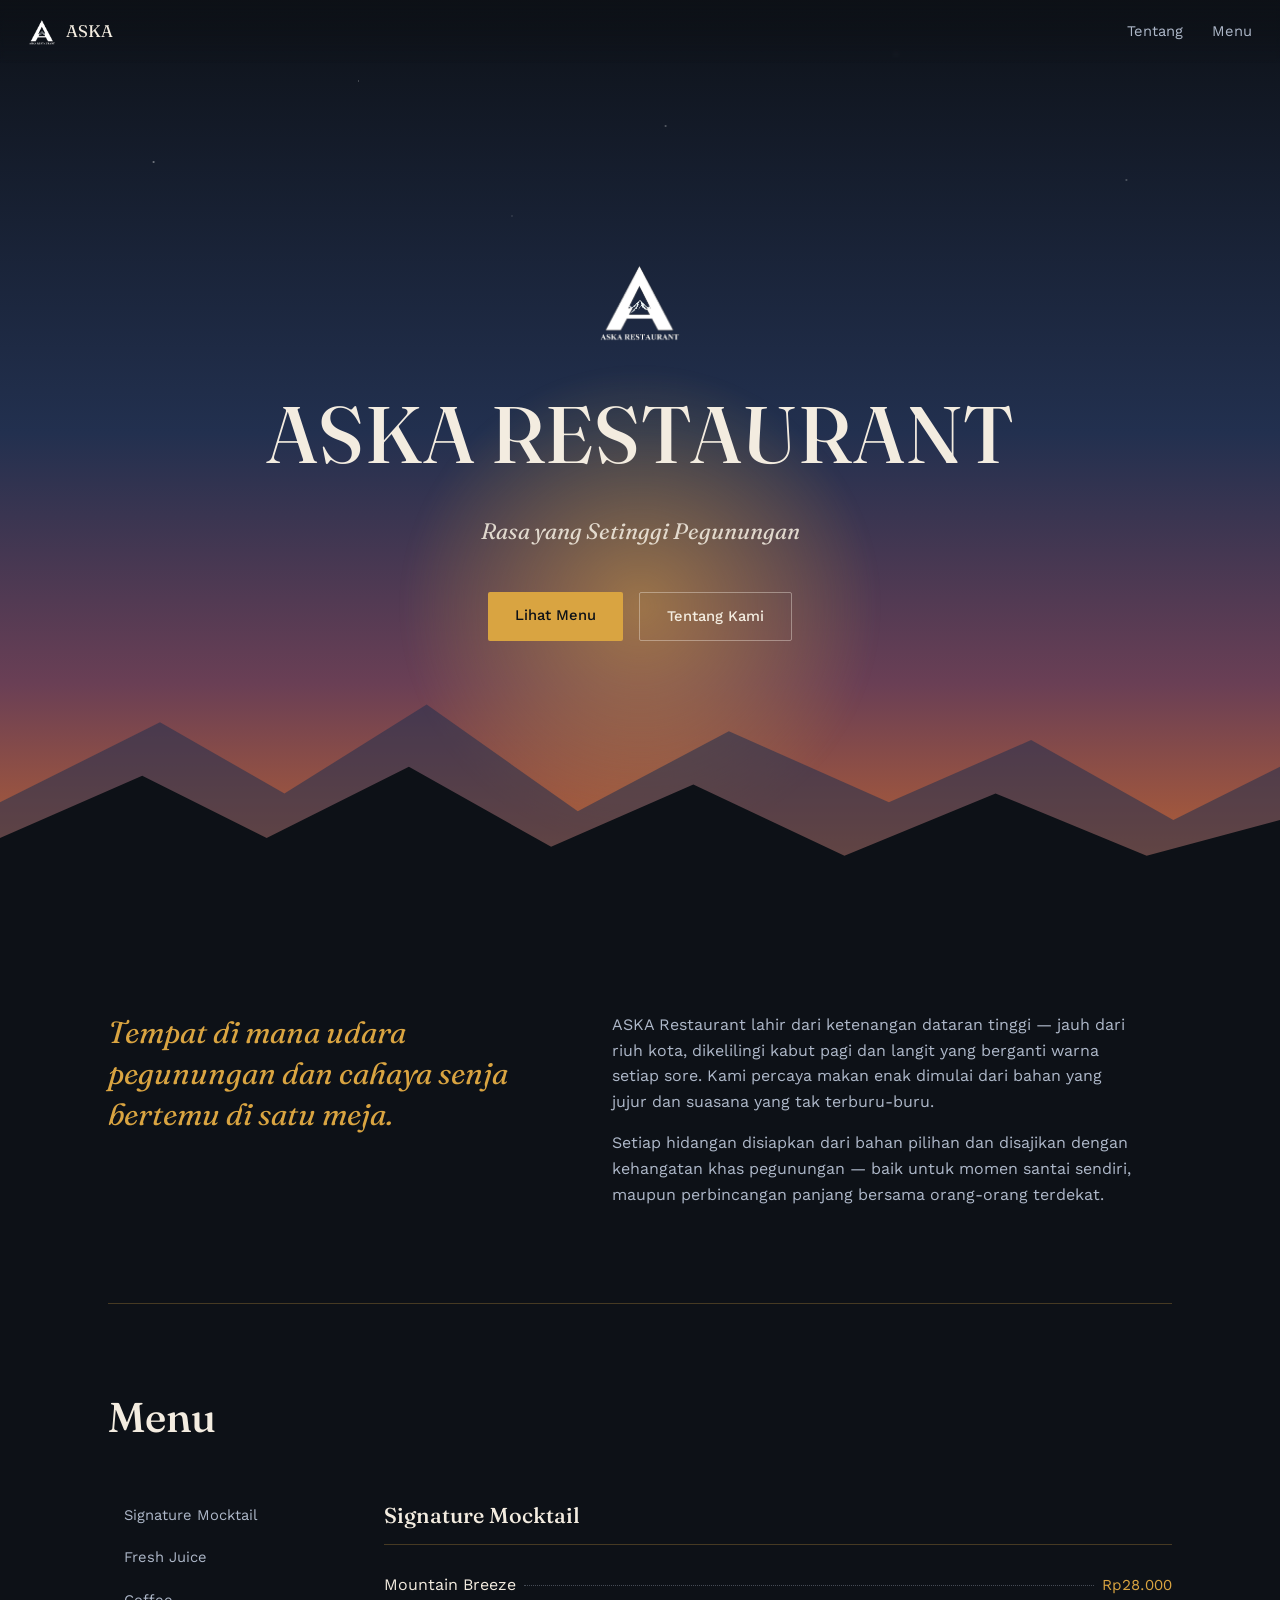
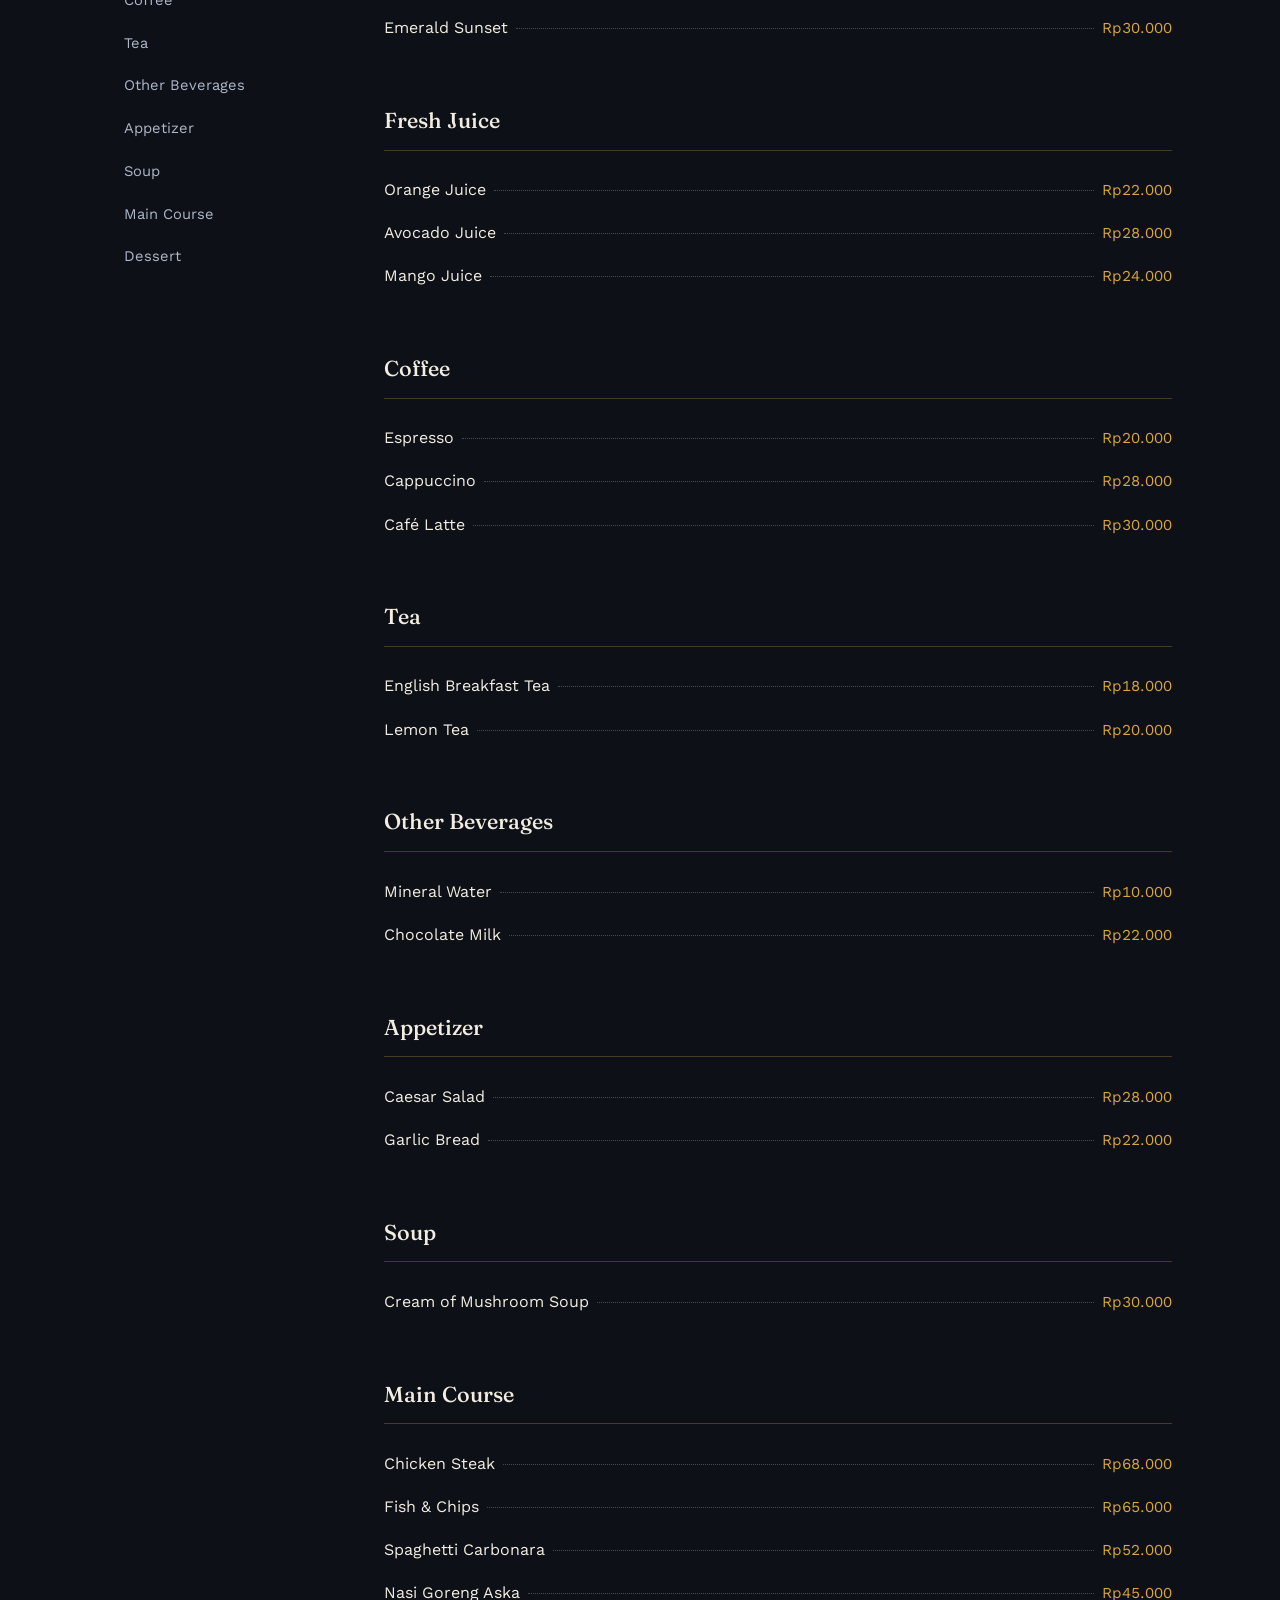
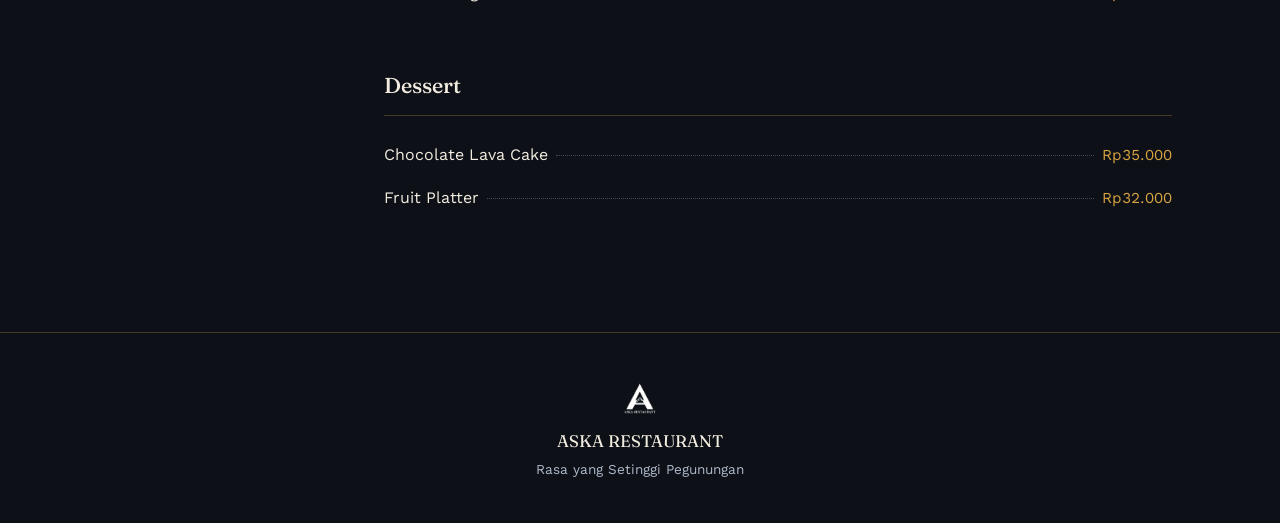
<file: index.html>
<!doctype html>
<html lang="id">
<head>
<meta charset="UTF-8" />
<meta name="viewport" content="width=device-width, initial-scale=1.0" />
<title>ASKA Restaurant — Rasa yang Setinggi Pegunungan</title>
<meta name="description" content="ASKA Restaurant — bersantap dengan suasana pegunungan, menu segar, dan ketenangan senja." />
<link rel="icon" href="assets/logo-white-transparent.png" />
<link rel="stylesheet" href="style.css" />
</head>
<body>

  <div class="topbar">
    <div class="brand">
      <img src="assets/logo-white-transparent.png" alt="" />
      ASKA
    </div>
    <nav>
      <a href="#tentang">Tentang</a>
      <a href="#menu">Menu</a>
    </nav>
  </div>

  <!-- HERO -->
  <section class="hero">
    <div class="stars"></div>
    <div class="glow"></div>
    <div class="hero-inner">
      <img class="mark" src="assets/logo-white-transparent.png" alt="Lambang ASKA Restaurant" />
      <h1>ASKA RESTAURANT</h1>
      <p class="tagline">Rasa yang Setinggi Pegunungan</p>
      <div class="cta-row">
        <a href="#menu" class="btn btn-solid">Lihat Menu</a>
        <a href="#tentang" class="btn btn-ghost">Tentang Kami</a>
      </div>
    </div>
    <div class="ridgeline">
      <svg viewBox="0 0 1440 260" preserveAspectRatio="none" xmlns="http://www.w3.org/2000/svg">
        <polygon points="0,260 0,150 180,60 320,140 480,40 650,160 820,70 1000,150 1160,80 1320,170 1440,110 1440,260" fill="#22304f" opacity="0.55"/>
        <polygon points="0,260 0,190 160,120 300,190 460,110 620,200 780,130 950,210 1120,140 1290,210 1440,170 1440,260" fill="#0d1117"/>
      </svg>
    </div>
  </section>

  <!-- ABOUT -->
  <section class="about" id="tentang">
    <div class="container">
      <div class="grid">
        <p class="lede">Tempat di mana udara pegunungan dan cahaya senja bertemu di satu meja.</p>
        <div class="body-copy">
          <p>
            ASKA Restaurant lahir dari ketenangan dataran tinggi — jauh dari riuh kota,
            dikelilingi kabut pagi dan langit yang berganti warna setiap sore.
            Kami percaya makan enak dimulai dari bahan yang jujur dan suasana yang tak terburu-buru.
          </p>
          <p>
            Setiap hidangan disiapkan dari bahan pilihan dan disajikan dengan kehangatan
            khas pegunungan — baik untuk momen santai sendiri, maupun perbincangan
            panjang bersama orang-orang terdekat.
          </p>
        </div>
      </div>
    </div>
  </section>

  <div class="container"><div class="divider"></div></div>

  <!-- MENU -->
  <section class="menu-section" id="menu">
    <div class="container">
      <h2 class="heading">Menu</h2>

      <div class="menu-book">
        <nav class="menu-nav">
          <a href="#mocktail">Signature Mocktail</a>
          <a href="#juice">Fresh Juice</a>
          <a href="#coffee">Coffee</a>
          <a href="#tea">Tea</a>
          <a href="#other">Other Beverages</a>
          <a href="#appetizer">Appetizer</a>
          <a href="#soup">Soup</a>
          <a href="#main">Main Course</a>
          <a href="#dessert">Dessert</a>
        </nav>

        <div class="menu-categories">

          <div class="menu-category" id="mocktail">
            <h3>Signature Mocktail</h3>
            <div class="menu-item"><span class="name">Mountain Breeze</span><span class="leader"></span><span class="price">Rp28.000</span></div>
            <div class="menu-item"><span class="name">Emerald Sunset</span><span class="leader"></span><span class="price">Rp30.000</span></div>
          </div>

          <div class="menu-category" id="juice">
            <h3>Fresh Juice</h3>
            <div class="menu-item"><span class="name">Orange Juice</span><span class="leader"></span><span class="price">Rp22.000</span></div>
            <div class="menu-item"><span class="name">Avocado Juice</span><span class="leader"></span><span class="price">Rp28.000</span></div>
            <div class="menu-item"><span class="name">Mango Juice</span><span class="leader"></span><span class="price">Rp24.000</span></div>
          </div>

          <div class="menu-category" id="coffee">
            <h3>Coffee</h3>
            <div class="menu-item"><span class="name">Espresso</span><span class="leader"></span><span class="price">Rp20.000</span></div>
            <div class="menu-item"><span class="name">Cappuccino</span><span class="leader"></span><span class="price">Rp28.000</span></div>
            <div class="menu-item"><span class="name">Café Latte</span><span class="leader"></span><span class="price">Rp30.000</span></div>
          </div>

          <div class="menu-category" id="tea">
            <h3>Tea</h3>
            <div class="menu-item"><span class="name">English Breakfast Tea</span><span class="leader"></span><span class="price">Rp18.000</span></div>
            <div class="menu-item"><span class="name">Lemon Tea</span><span class="leader"></span><span class="price">Rp20.000</span></div>
          </div>

          <div class="menu-category" id="other">
            <h3>Other Beverages</h3>
            <div class="menu-item"><span class="name">Mineral Water</span><span class="leader"></span><span class="price">Rp10.000</span></div>
            <div class="menu-item"><span class="name">Chocolate Milk</span><span class="leader"></span><span class="price">Rp22.000</span></div>
          </div>

          <div class="menu-category" id="appetizer">
            <h3>Appetizer</h3>
            <div class="menu-item"><span class="name">Caesar Salad</span><span class="leader"></span><span class="price">Rp28.000</span></div>
            <div class="menu-item"><span class="name">Garlic Bread</span><span class="leader"></span><span class="price">Rp22.000</span></div>
          </div>

          <div class="menu-category" id="soup">
            <h3>Soup</h3>
            <div class="menu-item"><span class="name">Cream of Mushroom Soup</span><span class="leader"></span><span class="price">Rp30.000</span></div>
          </div>

          <div class="menu-category" id="main">
            <h3>Main Course</h3>
            <div class="menu-item"><span class="name">Chicken Steak</span><span class="leader"></span><span class="price">Rp68.000</span></div>
            <div class="menu-item"><span class="name">Fish &amp; Chips</span><span class="leader"></span><span class="price">Rp65.000</span></div>
            <div class="menu-item"><span class="name">Spaghetti Carbonara</span><span class="leader"></span><span class="price">Rp52.000</span></div>
            <div class="menu-item"><span class="name">Nasi Goreng Aska</span><span class="leader"></span><span class="price">Rp45.000</span></div>
          </div>

          <div class="menu-category" id="dessert">
            <h3>Dessert</h3>
            <div class="menu-item"><span class="name">Chocolate Lava Cake</span><span class="leader"></span><span class="price">Rp35.000</span></div>
            <div class="menu-item"><span class="name">Fruit Platter</span><span class="leader"></span><span class="price">Rp32.000</span></div>
          </div>

        </div>
      </div>
    </div>
  </section>

  <footer>
    <img src="assets/logo-white-transparent.png" alt="" />
    <div class="foot-name">ASKA RESTAURANT</div>
    <div class="foot-tag">Rasa yang Setinggi Pegunungan</div>
  </footer>

</body>
</html>
</file>
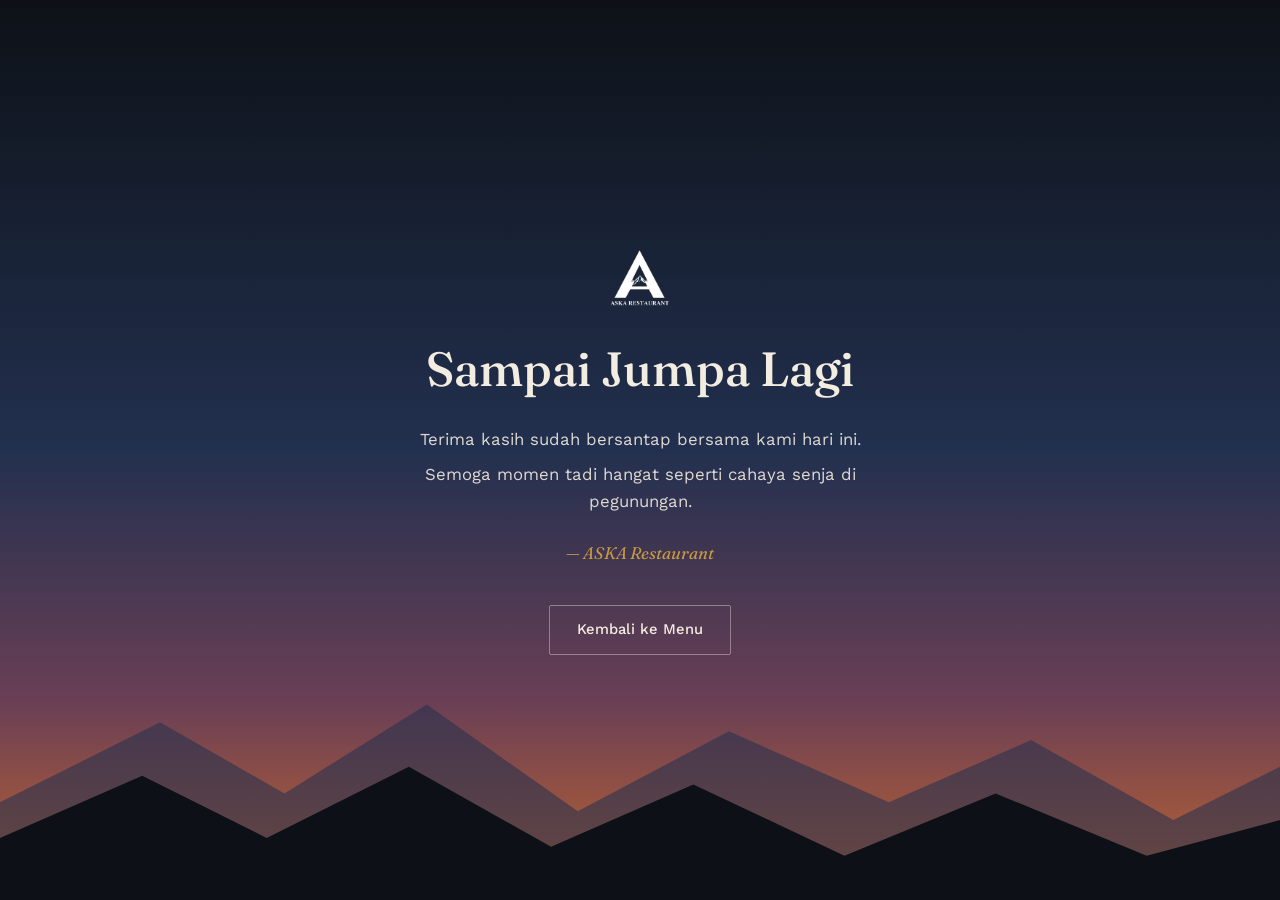
<file: payment/index.html>
<!doctype html>
<html lang="id">
<head>
<meta charset="UTF-8" />
<meta name="viewport" content="width=device-width, initial-scale=1.0" />
<title>Terima Kasih — ASKA Restaurant</title>
<link rel="icon" href="../assets/logo-white-transparent.png" />
<link rel="stylesheet" href="../style.css" />
</head>
<body>

  <section class="thanks-page">
    <div class="stars"></div>
    <div class="glow"></div>

    <div class="thanks-content">
      <img class="mark" src="../assets/logo-white-transparent.png" alt="Lambang ASKA Restaurant" />
      <h1>Sampai Jumpa Lagi</h1>
      <p>Terima kasih sudah bersantap bersama kami hari ini.</p>
      <p>Semoga momen tadi hangat seperti cahaya senja di pegunungan.</p>
      <p class="signoff">— ASKA Restaurant</p>
      <a href="../index.html" class="btn btn-ghost back-link">Kembali ke Menu</a>
    </div>

    <div class="ridgeline">
      <svg viewBox="0 0 1440 260" preserveAspectRatio="none" xmlns="http://www.w3.org/2000/svg">
        <polygon points="0,260 0,150 180,60 320,140 480,40 650,160 820,70 1000,150 1160,80 1320,170 1440,110 1440,260" fill="#22304f" opacity="0.55"/>
        <polygon points="0,260 0,190 160,120 300,190 460,110 620,200 780,130 950,210 1120,140 1290,210 1440,170 1440,260" fill="#0d1117"/>
      </svg>
    </div>
  </section>

</body>
</html>
</file>
<file: style.css>
/* ===================================================================
   ASKA RESTAURANT — brand site
   A mountain-dusk palette, editorial "menu book" layout.
=================================================================== */

@import url('https://fonts.googleapis.com/css2?family=Fraunces:ital,opsz,wght@0,9..144,300;0,9..144,500;0,9..144,600;1,9..144,400;1,9..144,500&family=Work+Sans:wght@300;400;500;600&display=swap');

:root {
  --ink:    #0d1117;
  --dusk:   #22304f;
  --plum:   #6a3f55;
  --ember:  #c2662f;
  --gold:   #d9a441;
  --mist:   #aeb8c9;
  --cream:  #f3ece0;

  --rule: rgba(217, 164, 65, 0.28);

  --font-display: 'Fraunces', Georgia, serif;
  --font-body: 'Work Sans', 'Segoe UI', sans-serif;
}

* { margin: 0; padding: 0; box-sizing: border-box; }

html { scroll-behavior: smooth; }

body {
  font-family: var(--font-body);
  background: var(--ink);
  color: var(--cream);
  line-height: 1.6;
  -webkit-font-smoothing: antialiased;
}

a { color: inherit; text-decoration: none; }

img { max-width: 100%; display: block; }

.container {
  max-width: 1120px;
  margin: 0 auto;
  padding: 0 1.75rem;
}

/* ---------------------------------------------------------------
   Top bar
--------------------------------------------------------------- */

.topbar {
  position: fixed;
  top: 0; left: 0; right: 0;
  z-index: 50;
  display: flex;
  align-items: center;
  justify-content: space-between;
  padding: 1.1rem 1.75rem;
  background: linear-gradient(180deg, rgba(13,17,23,0.85), rgba(13,17,23,0));
  backdrop-filter: blur(2px);
}

.topbar .brand {
  display: flex;
  align-items: center;
  gap: 0.6rem;
  font-family: var(--font-display);
  font-size: 1.05rem;
  letter-spacing: 0.01em;
}

.topbar .brand img {
  width: 28px;
  height: 28px;
  object-fit: contain;
}

.topbar nav {
  display: flex;
  gap: 1.8rem;
  font-size: 0.92rem;
  color: var(--mist);
}

.topbar nav a:hover { color: var(--gold); }

@media (max-width: 640px) {
  .topbar nav { display: none; }
}

/* ---------------------------------------------------------------
   Hero
--------------------------------------------------------------- */

.hero {
  position: relative;
  min-height: 100vh;
  display: flex;
  align-items: center;
  justify-content: center;
  overflow: hidden;
  background: linear-gradient(
    180deg,
    var(--ink) 0%,
    var(--dusk) 48%,
    var(--plum) 76%,
    var(--ember) 100%
  );
}

.hero .glow {
  position: absolute;
  width: 480px;
  height: 480px;
  border-radius: 50%;
  background: radial-gradient(circle, rgba(217,164,65,0.55) 0%, rgba(217,164,65,0) 70%);
  bottom: 6%;
  left: 50%;
  transform: translateX(-50%);
  filter: blur(6px);
}

.hero .stars {
  position: absolute;
  inset: 0;
  background-image:
    radial-gradient(1.5px 1.5px at 12% 18%, rgba(255,255,255,0.65), transparent),
    radial-gradient(1px 1px at 28% 9%, rgba(255,255,255,0.5), transparent),
    radial-gradient(1.5px 1.5px at 52% 14%, rgba(255,255,255,0.45), transparent),
    radial-gradient(1px 1px at 70% 6%, rgba(255,255,255,0.5), transparent),
    radial-gradient(1.5px 1.5px at 88% 20%, rgba(255,255,255,0.4), transparent),
    radial-gradient(1px 1px at 40% 24%, rgba(255,255,255,0.35), transparent);
  opacity: 0.85;
}

.hero-inner {
  position: relative;
  z-index: 2;
  text-align: center;
  padding: 2rem 1.5rem;
  animation: rise 1.1s cubic-bezier(.2,.8,.2,1) both;
}

@keyframes rise {
  from { opacity: 0; transform: translateY(18px); }
  to   { opacity: 1; transform: translateY(0); }
}

.hero-inner img.mark {
  width: 86px;
  height: 86px;
  object-fit: contain;
  margin: 0 auto 1.6rem;
}

.hero h1 {
  font-family: var(--font-display);
  font-weight: 500;
  font-size: clamp(2.6rem, 8vw, 5rem);
  letter-spacing: 0.01em;
}

.hero p.tagline {
  margin-top: 1rem;
  font-family: var(--font-display);
  font-style: italic;
  font-weight: 400;
  font-size: clamp(1.05rem, 2.4vw, 1.4rem);
  color: var(--cream);
  opacity: 0.88;
}

.hero .cta-row {
  margin-top: 2.6rem;
  display: flex;
  gap: 1rem;
  justify-content: center;
  flex-wrap: wrap;
}

.btn {
  display: inline-block;
  padding: 0.75rem 1.7rem;
  border-radius: 2px;
  font-size: 0.92rem;
  font-weight: 500;
  transition: transform 0.2s ease, background 0.2s ease, color 0.2s ease;
}

.btn-solid {
  background: var(--gold);
  color: var(--ink);
}
.btn-solid:hover { transform: translateY(-2px); }

.btn-ghost {
  border: 1px solid rgba(243,236,224,0.4);
  color: var(--cream);
}
.btn-ghost:hover { border-color: var(--gold); color: var(--gold); }

.ridgeline {
  position: absolute;
  bottom: 0; left: 0; width: 100%;
  line-height: 0;
  z-index: 1;
}

.ridgeline svg { width: 100%; height: auto; display: block; }

/* ---------------------------------------------------------------
   About — editorial two-column
--------------------------------------------------------------- */

.about {
  padding: 7rem 0 6rem;
}

.about .grid {
  display: grid;
  grid-template-columns: 1.1fr 1.4fr;
  gap: 4rem;
  align-items: start;
}

.about .lede {
  font-family: var(--font-display);
  font-style: italic;
  font-weight: 400;
  font-size: clamp(1.4rem, 3vw, 1.9rem);
  color: var(--gold);
  line-height: 1.35;
}

.about .body-copy {
  color: var(--mist);
  font-size: 1rem;
  max-width: 52ch;
}

.about .body-copy p + p { margin-top: 1rem; }

@media (max-width: 780px) {
  .about .grid { grid-template-columns: 1fr; gap: 1.8rem; }
}

.divider {
  height: 1px;
  background: var(--rule);
  width: 100%;
}

/* ---------------------------------------------------------------
   Menu — "menu book" split layout
--------------------------------------------------------------- */

.menu-section {
  padding: 5rem 0 7rem;
}

.menu-section .heading {
  font-family: var(--font-display);
  font-weight: 500;
  font-size: clamp(1.9rem, 4.4vw, 2.6rem);
  margin-bottom: 3rem;
}

.menu-book {
  display: grid;
  grid-template-columns: 220px 1fr;
  gap: 3.5rem;
}

.menu-nav {
  position: sticky;
  top: 6rem;
  align-self: start;
  display: flex;
  flex-direction: column;
  gap: 0.6rem;
}

.menu-nav a {
  font-size: 0.92rem;
  color: var(--mist);
  padding: 0.3rem 0;
  border-left: 2px solid transparent;
  padding-left: 0.9rem;
  transition: color 0.2s ease, border-color 0.2s ease;
}

.menu-nav a:hover { color: var(--gold); border-color: var(--gold); }

.menu-categories {
  display: flex;
  flex-direction: column;
  gap: 3.4rem;
}

.menu-category { scroll-margin-top: 6rem; }

.menu-category h3 {
  font-family: var(--font-display);
  font-weight: 500;
  font-size: 1.35rem;
  color: var(--cream);
  padding-bottom: 0.7rem;
  border-bottom: 1px solid var(--rule);
  margin-bottom: 1.1rem;
}

.menu-item {
  display: flex;
  align-items: baseline;
  gap: 0.5rem;
  padding: 0.55rem 0;
}

.menu-item .name {
  font-size: 1rem;
  color: var(--cream);
  white-space: nowrap;
}

.menu-item .leader {
  flex: 1;
  border-bottom: 1px dotted rgba(174,184,201,0.35);
  transform: translateY(-4px);
}

.menu-item .price {
  font-variant-numeric: tabular-nums;
  font-size: 0.95rem;
  color: var(--gold);
  white-space: nowrap;
}

@media (max-width: 780px) {
  .menu-book { grid-template-columns: 1fr; gap: 2rem; }
  .menu-nav {
    position: sticky;
    top: 0;
    z-index: 10;
    flex-direction: row;
    overflow-x: auto;
    gap: 1.2rem;
    background: var(--ink);
    padding: 0.9rem 0;
    border-bottom: 1px solid var(--rule);
  }
  .menu-nav a { border-left: none; padding-left: 0; white-space: nowrap; }
}

/* ---------------------------------------------------------------
   Footer
--------------------------------------------------------------- */

footer {
  padding: 3rem 0 2.6rem;
  text-align: center;
  border-top: 1px solid var(--rule);
}

footer img {
  width: 34px;
  height: 34px;
  object-fit: contain;
  margin: 0 auto 0.8rem;
}

footer .foot-name {
  font-family: var(--font-display);
  font-size: 1.05rem;
}

footer .foot-tag {
  margin-top: 0.3rem;
  font-size: 0.85rem;
  color: var(--mist);
}

/* ---------------------------------------------------------------
   Thank-you / payment page
--------------------------------------------------------------- */

.thanks-page {
  position: relative;
  min-height: 100vh;
  display: flex;
  align-items: center;
  justify-content: center;
  text-align: center;
  padding: 2rem 1.5rem;
  overflow: hidden;
  background: linear-gradient(
    180deg,
    var(--ink) 0%,
    var(--dusk) 50%,
    var(--plum) 78%,
    var(--ember) 100%
  );
}

.thanks-content {
  position: relative;
  z-index: 2;
  max-width: 480px;
  animation: rise 1s cubic-bezier(.2,.8,.2,1) both;
}

.thanks-content img.mark {
  width: 64px;
  height: 64px;
  object-fit: contain;
  margin: 0 auto 1.4rem;
}

.thanks-content h1 {
  font-family: var(--font-display);
  font-weight: 500;
  font-size: clamp(2.1rem, 6vw, 3rem);
  margin-bottom: 1.1rem;
}

.thanks-content p {
  color: var(--cream);
  opacity: 0.9;
  font-size: 1.05rem;
}

.thanks-content p + p { margin-top: 0.5rem; }

.thanks-content .signoff {
  margin-top: 1.6rem;
  font-family: var(--font-display);
  font-style: italic;
  color: var(--gold);
  font-size: 1.05rem;
}

.back-link {
  display: inline-block;
  margin-top: 2.4rem;
}

@media (prefers-reduced-motion: reduce) {
  .hero-inner, .thanks-content { animation: none; }
  html { scroll-behavior: auto; }
}
</file>
